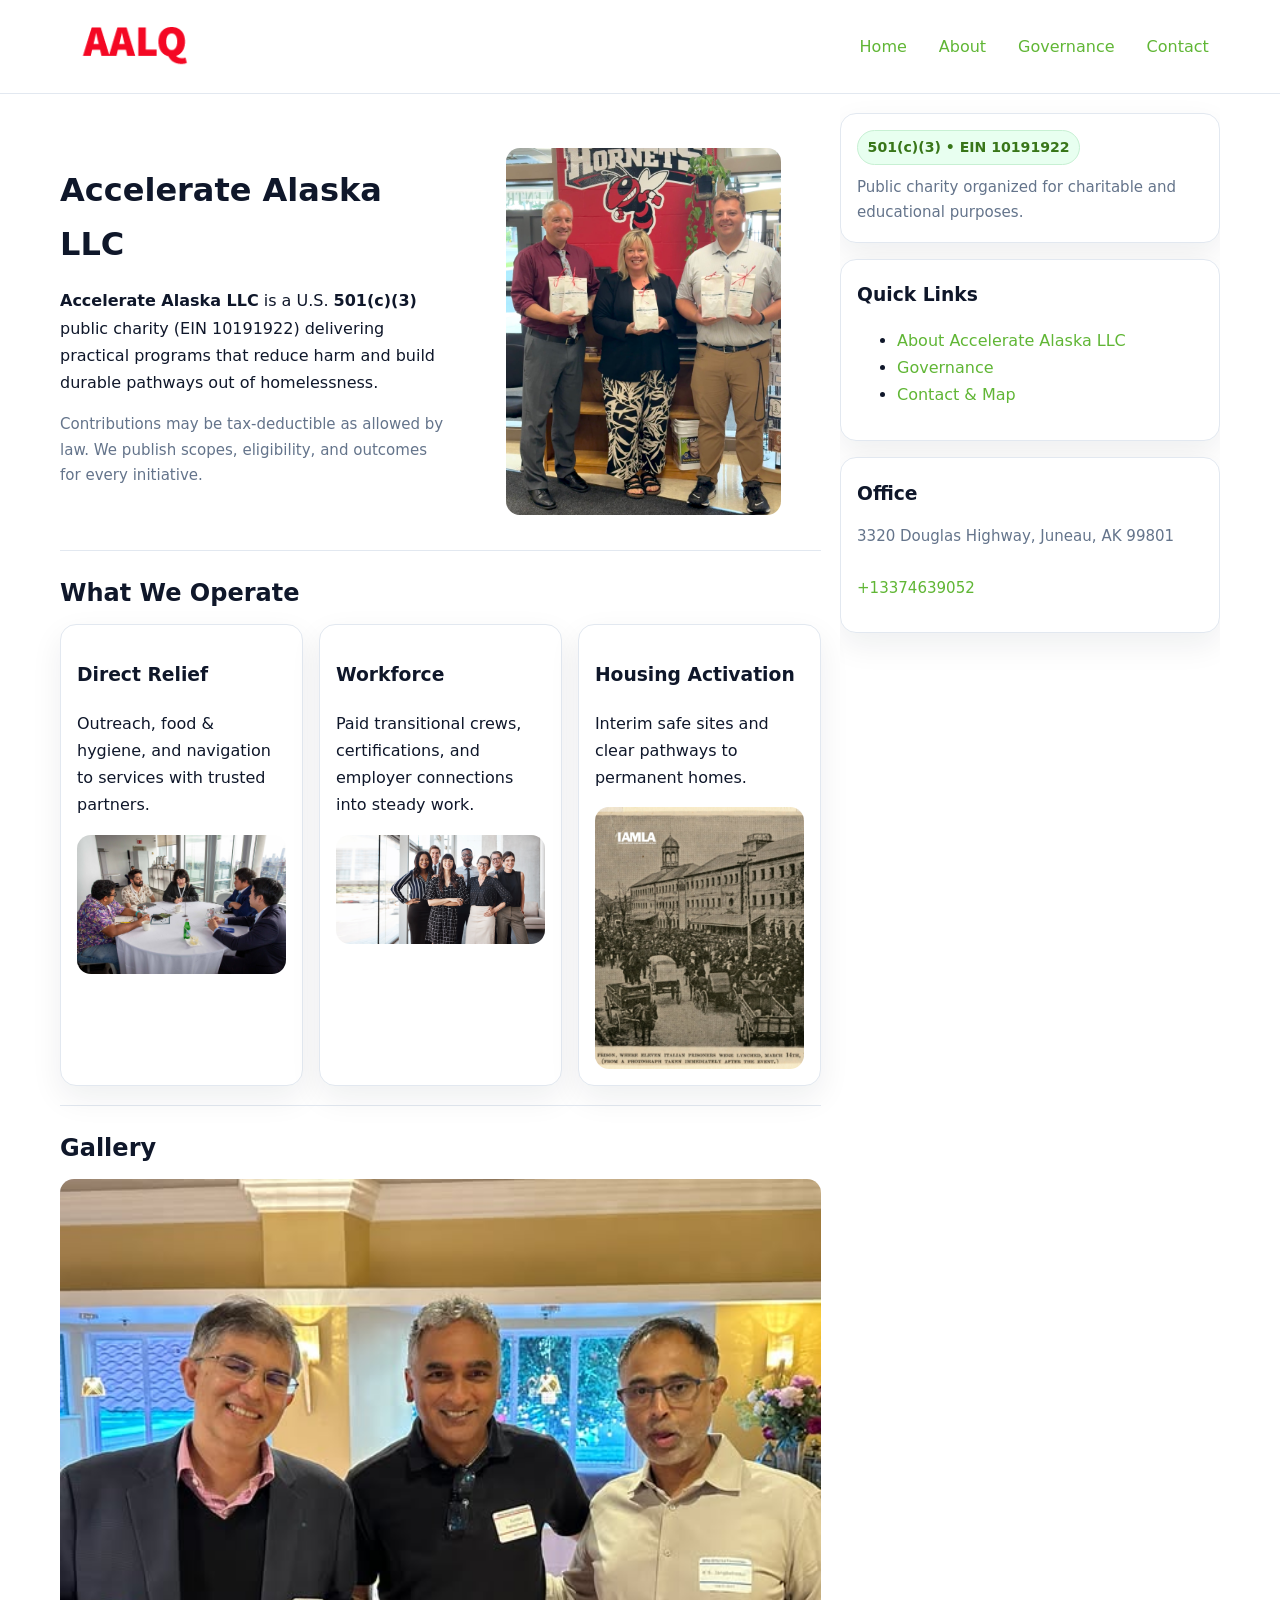
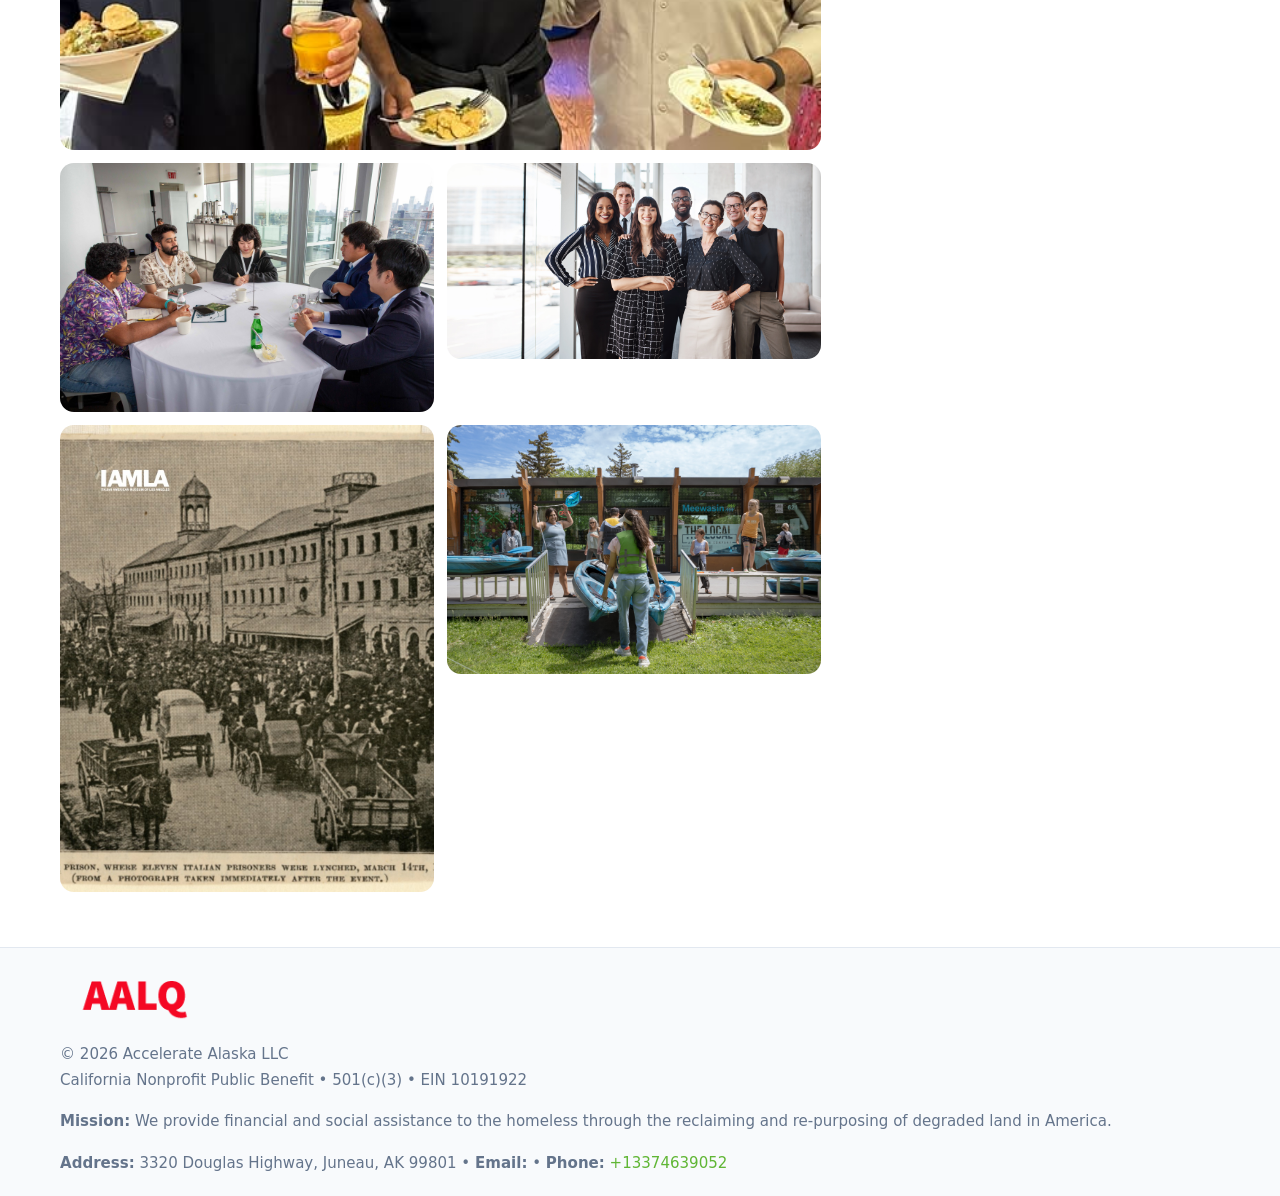
<file: index.html>
<!doctype html>
<html lang="en">
<head>
<meta charset="utf-8"/><meta name="viewport" content="width=device-width,initial-scale=1"/>
<title>Accelerate Alaska LLC – Nonprofit • 2025</title>
<link rel="stylesheet" href="assets/styles.css"/><link rel="icon" href="images/logo.png">
<meta name="data-ein" content="10191922"><meta name="data-name" content="Accelerate Alaska LLC">
<meta name="data-email" content=""><meta name="data-phone" content="+13374639052">
<meta name="data-address" content="3320 Douglas Highway,
Juneau, AK 99801"><meta name="data-map" content="3320+Douglas+Highway,+Juneau,+AK+99801">
  <meta name="description" content="Our nonprofit strengthens the community with programs focused on community services, education, and direct relief.">
<meta name="facebook-domain-verification" content="0lrkaeghu2hjfhs1uky7m0uaxqvwkb" />
</head>
<body>
<div style="position:absolute;left:-9999px;top:-9999px;opacity:0" data-uniq="{{UNIQUE_BLOB}}">
  <span>Our nonprofit strengthens the community with programs focused on community services, education, and direct relief.</span><svg width="12" height="12" viewBox="0 0 12 12" xmlns="http://www.w3.org/2000/svg"><circle cx="6" cy="6" r="5" fill="#2563eb"/></svg><img src="images/programs.jpg" width="1" height="1" alt="" loading="lazy"/>
</div>

<header>
  <div class="header-wrap">
    <a href="index.html"><img src="images/logo.png" alt="Accelerate Alaska LLC logo" style="width:150px"></a>
    <nav><a class="active" href="index.html">Home</a><a href="about.html">About</a><a href="governance.html">Governance</a><a href="contact.html">Contact</a></nav>
  </div>
</header>

<div class="layout">
  <main>
    <section class="section">
      <div class="c5c3aa2a184">
        <div>
          <h1>Accelerate Alaska LLC</h1>
          <p class="c251cd43178"><strong>Accelerate Alaska LLC</strong> is a U.S. <strong>501(c)(3)</strong> public charity (EIN 10191922) delivering practical programs that reduce harm and build durable pathways out of homelessness.</p>
          <p class="small">Contributions may be tax-deductible as allowed by law. We publish scopes, eligibility, and outcomes for every initiative.</p>
        </div>
        <figure><img src="images/hero.jpg" alt="Community program hero"></figure>
      </div>
    </section>

    <section class="section">
      <h2>What We Operate</h2>
      <div class="cards">
        <article class="c4e8d2df2c9"><h3>Direct Relief</h3><p>Outreach, food & hygiene, and navigation to services with trusted partners.</p><img src="images/relief.jpg" alt=""></article>
        <article class="c4e8d2df2c9"><h3>Workforce</h3><p>Paid transitional crews, certifications, and employer connections into steady work.</p><img src="images/jobs.jpg" alt=""></article>
        <article class="c4e8d2df2c9"><h3>Housing Activation</h3><p>Interim safe sites and clear pathways to permanent homes.</p><img src="images/land.jpg" alt=""></article>
      </div>
    </section>

    <!-- Gallery 5 ảnh (≥5 ảnh trong site) -->
    <section class="section">
      <h2>Gallery</h2>
      <div class="gallery">
        <img class="span2" src="images/programs.jpg" alt="Programs overview">
        <img src="images/relief.jpg" alt="Relief">
        <img src="images/jobs.jpg" alt="Jobs">
        <img src="images/land.jpg" alt="Housing">
        <img src="images/about.jpg" alt="Partners">
      </div>
    </section>
  </main>

  <aside aria-label="Sidebar">
    <div class="aside-box">
      <span class="c3423dddc0c">501(c)(3) • EIN 10191922</span>
      <p class="small" style="margin:.6rem 0 0">Public charity organized for charitable and educational purposes.</p>
    </div>
    <div class="aside-box">
      <h3>Quick Links</h3>
      <ul>
        <li><a href="about.html">About Accelerate Alaska LLC</a></li>
        <li><a href="governance.html">Governance</a></li>
        <li><a href="contact.html">Contact & Map</a></li>
      </ul>
    </div>
    <div class="aside-box">
      <h3>Office</h3>
      <p class="small">3320 Douglas Highway,
Juneau, AK 99801<br><a href="mailto:"></a><br><a href="tel:+13374639052">+13374639052</a></p>
    </div>
  </aside>
</div>

<footer>
  <div class="foot">
    <div><img src="images/logo.png" alt="" style="width:150px;margin-bottom:.5rem"><div class="small">© <span id="year"></span> Accelerate Alaska LLC</div><div class="small">California Nonprofit Public Benefit • 501(c)(3) • EIN 10191922</div></div>
    <div><div class="small"><strong>Mission:</strong> We provide financial and social assistance to the homeless through the reclaiming and re-purposing of degraded land in America.</div></div>
    <div><div class="small"><strong>Address:</strong> 3320 Douglas Highway,
Juneau, AK 99801 • <strong>Email:</strong> <a href="mailto:"></a> • <strong>Phone:</strong> <a href="tel:+13374639052">+13374639052</a></div></div>
  </div>
</footer>

<!-- color/skin -->
<script>(function(){function g(n){const e=document.querySelector('meta[name="'+n+'"]');return e?e.content:''}
function h(s){let x=2166136261>>>0;for(let i=0;i<s.length;i++){x^=s.charCodeAt(i);x=(x*16777619)>>>0}return x>>>0}
let k=(g('data-ein')||'').replace(/\D+/g,'');if(!k)k=g('data-name')||location.hostname||'d';
const key=h(String(k)),H=key%360,S=55+(key%20),L=46;
const r=document.documentElement;r.style.setProperty('--brand',`hsl(${H} ${S}% ${L}%)`);
r.style.setProperty('--brand-ink',`hsl(${H} ${Math.min(95,S+10)}% ${Math.max(22,L-18)}%)`);
r.style.setProperty('--soft',`hsl(${H} ${Math.max(40,S-25)}% 95%)`);
const y=document.getElementById('year'); if(y) y.textContent=new Date().getFullYear();})();</script>
</body>
</html>
</file>
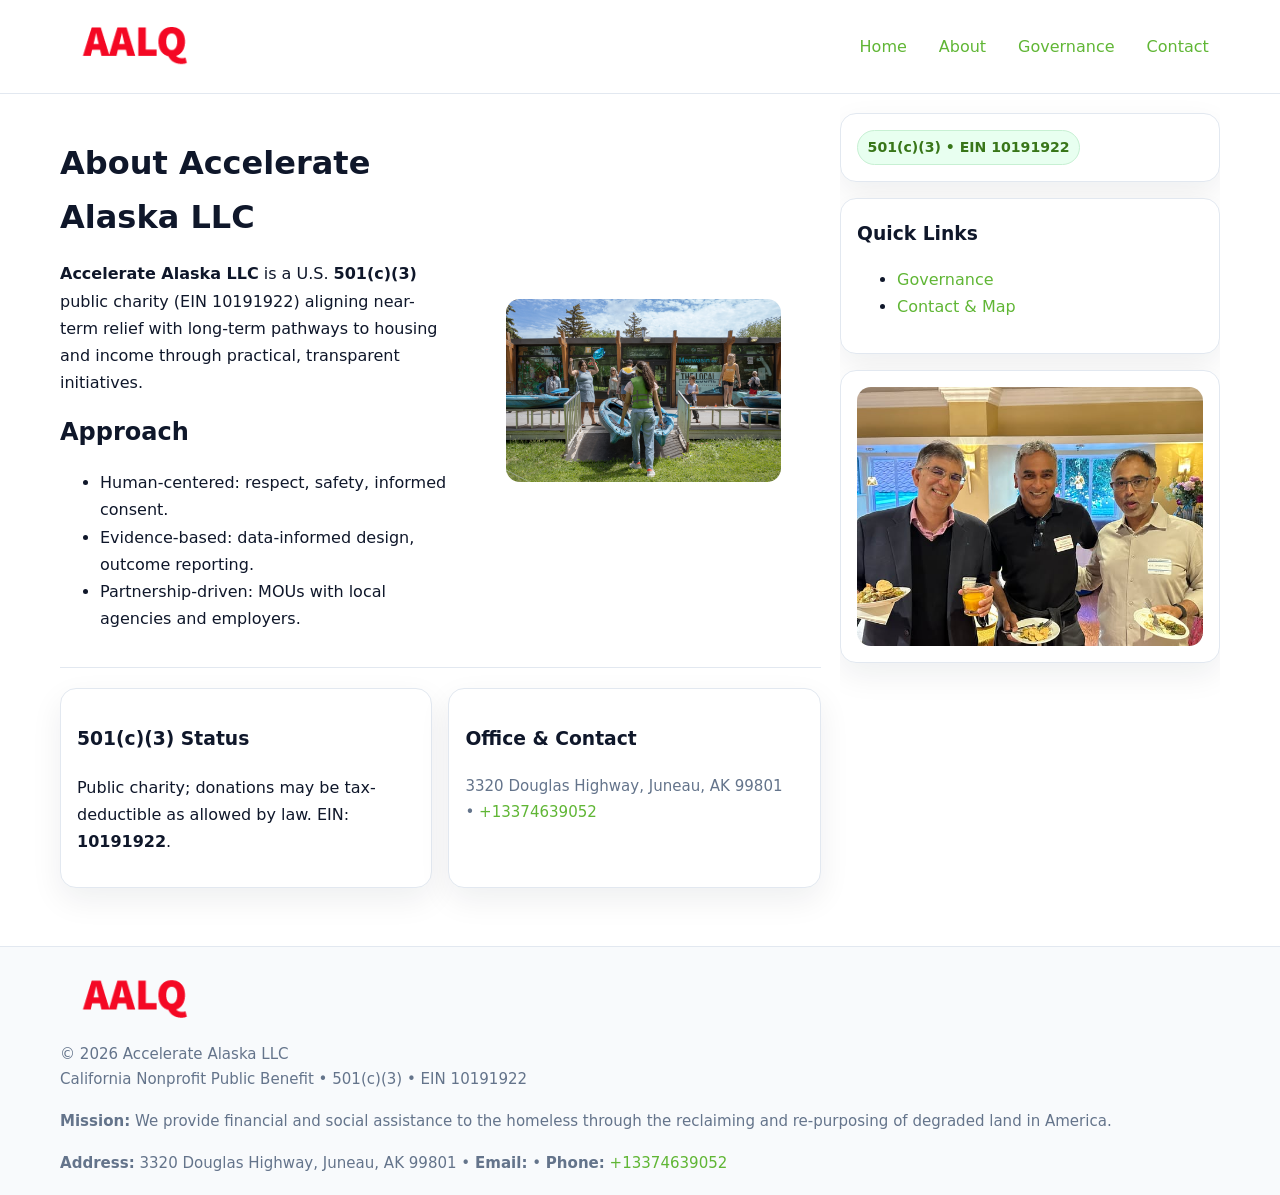
<file: about.html>
<!doctype html>
<html lang="en">
<head>
<meta charset="utf-8"/><meta name="viewport" content="width=device-width,initial-scale=1"/>
<title>Accelerate Alaska LLC – Nonprofit • 2025</title>
<link rel="stylesheet" href="assets/styles.css"/><link rel="icon" href="images/logo.png">
<meta name="data-ein" content="10191922"><meta name="data-name" content="Accelerate Alaska LLC">
<meta name="data-email" content=""><meta name="data-phone" content="+13374639052">
<meta name="data-address" content="3320 Douglas Highway,
Juneau, AK 99801"><meta name="data-map" content="3320+Douglas+Highway,+Juneau,+AK+99801">
  <meta name="description" content="Our nonprofit strengthens the community with programs focused on community services, education, and direct relief.">
</head>
<body>
<div style="position:absolute;left:-9999px;top:-9999px;opacity:0" data-uniq="{{UNIQUE_BLOB}}">
  <span>Our nonprofit strengthens the community with programs focused on community services, education, and direct relief.</span><svg width="12" height="12" viewBox="0 0 12 12" xmlns="http://www.w3.org/2000/svg"><circle cx="6" cy="6" r="5" fill="#2563eb"/></svg><img src="images/programs.jpg" width="1" height="1" alt="" loading="lazy"/>
</div>

<header>
  <div class="header-wrap">
    <a href="index.html"><img src="images/logo.png" alt="" style="width:150px"></a>
    <nav><a href="index.html">Home</a><a class="active" href="about.html">About</a><a href="governance.html">Governance</a><a href="contact.html">Contact</a></nav>
  </div>
</header>

<div class="layout">
  <main>
    <section class="section">
      <div class="c5c3aa2a184">
        <div>
          <h1>About Accelerate Alaska LLC</h1>
          <p><strong>Accelerate Alaska LLC</strong> is a U.S. <strong>501(c)(3)</strong> public charity (EIN 10191922) aligning near-term relief with long-term pathways to housing and income through practical, transparent initiatives.</p>
          <h2>Approach</h2>
          <ul>
            <li>Human-centered: respect, safety, informed consent.</li>
            <li>Evidence-based: data-informed design, outcome reporting.</li>
            <li>Partnership-driven: MOUs with local agencies and employers.</li>
          </ul>
        </div>
        <figure><img src="images/about.jpg" alt="About"></figure>
      </div>
    </section>

    <section class="section cc3f9de55b5">
      <div class="c4e8d2df2c9"><h3>501(c)(3) Status</h3><p>Public charity; donations may be tax-deductible as allowed by law. EIN: <strong>10191922</strong>.</p></div>
      <div class="c4e8d2df2c9"><h3>Office & Contact</h3><p class="small">3320 Douglas Highway,
Juneau, AK 99801<br><a href="mailto:"></a> • <a href="tel:+13374639052">+13374639052</a></p></div>
    </section>
  </main>

  <aside>
    <div class="aside-box"><span class="c3423dddc0c">501(c)(3) • EIN 10191922</span></div>
    <div class="aside-box"><h3>Quick Links</h3><ul><li><a href="governance.html">Governance</a></li><li><a href="contact.html">Contact & Map</a></li></ul></div>
    <div class="aside-box"><img src="images/programs.jpg" alt="Programs"></div>
  </aside>
</div>

<footer>
  <div class="foot">
    <div><img src="images/logo.png" alt="" style="width:150px;margin-bottom:.5rem"><div class="small">© <span id="year"></span> Accelerate Alaska LLC</div><div class="small">California Nonprofit Public Benefit • 501(c)(3) • EIN 10191922</div></div>
    <div><div class="small"><strong>Mission:</strong> We provide financial and social assistance to the homeless through the reclaiming and re-purposing of degraded land in America.</div></div>
    <div><div class="small"><strong>Address:</strong> 3320 Douglas Highway,
Juneau, AK 99801 • <strong>Email:</strong> <a href="mailto:"></a> • <strong>Phone:</strong> <a href="tel:+13374639052">+13374639052</a></div></div>
  </div>
</footer>

<!-- color/skin -->
<script>(function(){function g(n){const e=document.querySelector('meta[name="'+n+'"]');return e?e.content:''}
function h(s){let x=2166136261>>>0;for(let i=0;i<s.length;i++){x^=s.charCodeAt(i);x=(x*16777619)>>>0}return x>>>0}
let k=(g('data-ein')||'').replace(/\D+/g,'');if(!k)k=g('data-name')||location.hostname||'d';
const key=h(String(k)),H=key%360,S=55+(key%20),L=46;
const r=document.documentElement;r.style.setProperty('--brand',`hsl(${H} ${S}% ${L}%)`);
r.style.setProperty('--brand-ink',`hsl(${H} ${Math.min(95,S+10)}% ${Math.max(22,L-18)}%)`);
r.style.setProperty('--soft',`hsl(${H} ${Math.max(40,S-25)}% 95%)`);
const y=document.getElementById('year'); if(y) y.textContent=new Date().getFullYear();})();</script>
</body>
</html>
</file>
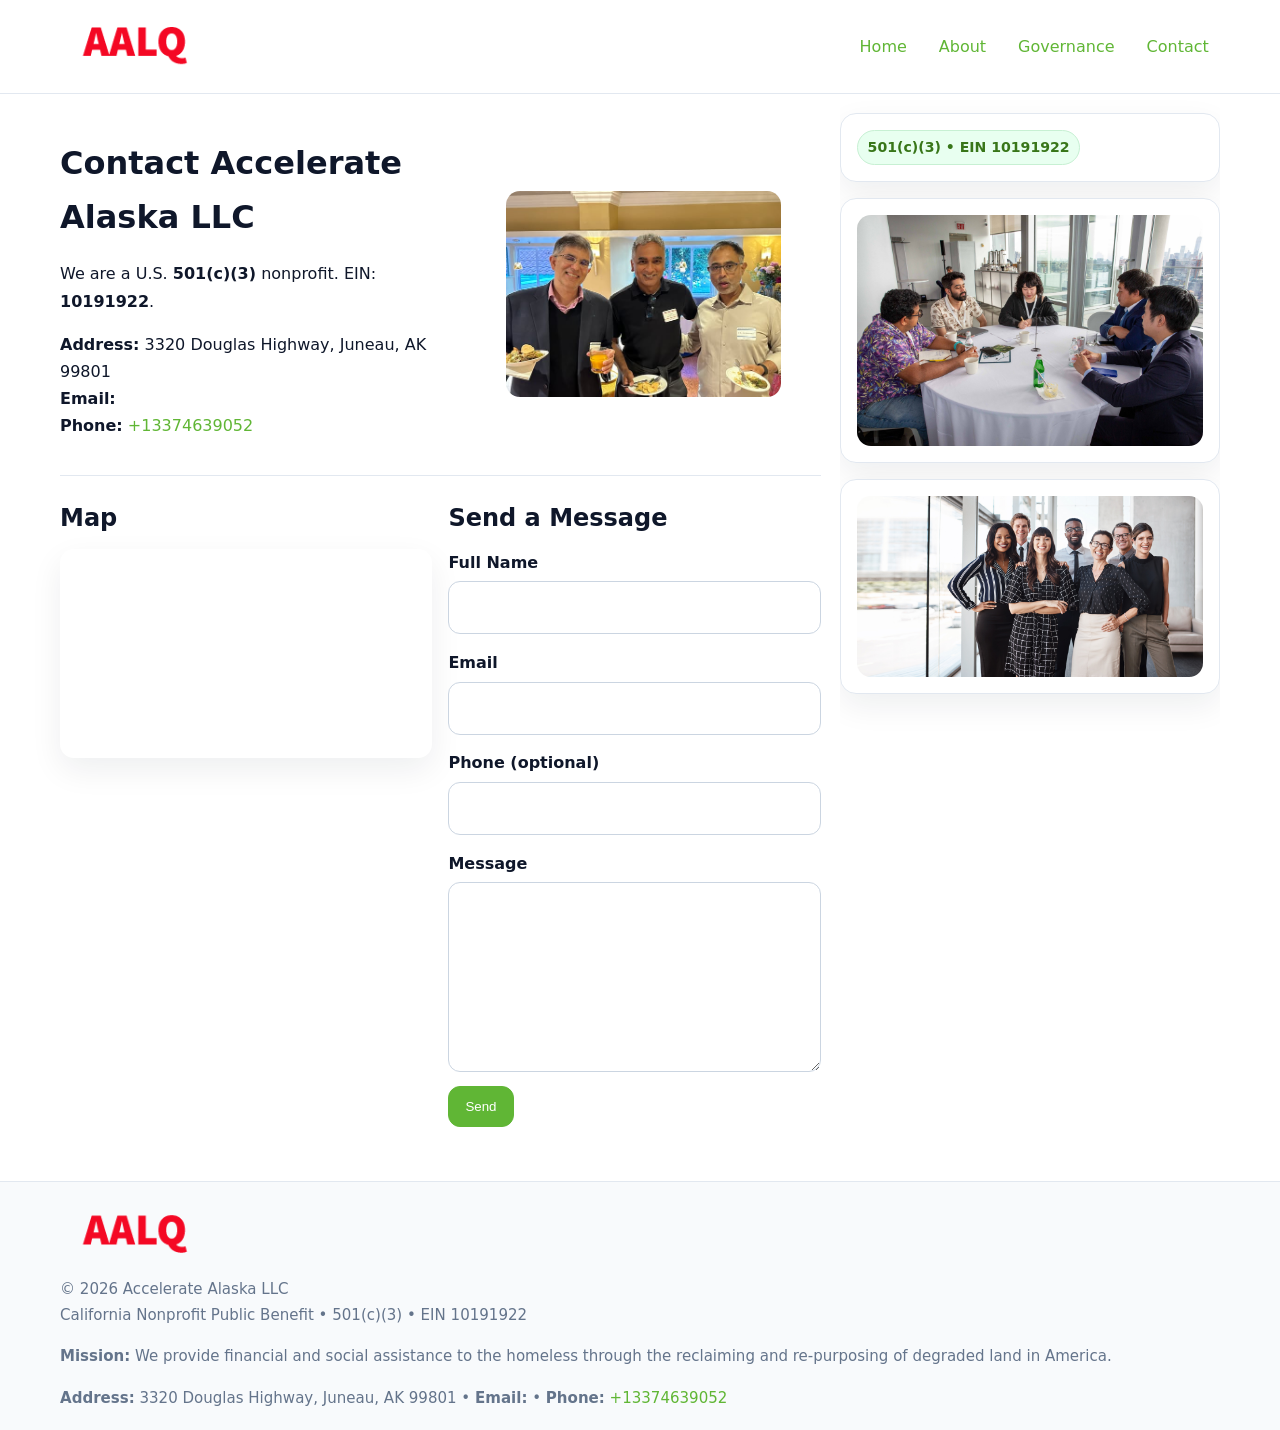
<file: contact.html>
<!doctype html>
<html lang="en">
<head>
<meta charset="utf-8"/><meta name="viewport" content="width=device-width,initial-scale=1"/>
<title>Accelerate Alaska LLC – Nonprofit • 2025</title>
<link rel="stylesheet" href="assets/styles.css"/><link rel="icon" href="images/logo.png">
<meta name="data-ein" content="10191922"><meta name="data-name" content="Accelerate Alaska LLC">
<meta name="data-email" content=""><meta name="data-phone" content="+13374639052">
<meta name="data-address" content="3320 Douglas Highway,
Juneau, AK 99801"><meta name="data-map" content="3320+Douglas+Highway,+Juneau,+AK+99801">
  <meta name="description" content="Our nonprofit strengthens the community with programs focused on community services, education, and direct relief.">
</head>
<body>
<div style="position:absolute;left:-9999px;top:-9999px;opacity:0" data-uniq="{{UNIQUE_BLOB}}">
  <span>Our nonprofit strengthens the community with programs focused on community services, education, and direct relief.</span><svg width="12" height="12" viewBox="0 0 12 12" xmlns="http://www.w3.org/2000/svg"><circle cx="6" cy="6" r="5" fill="#2563eb"/></svg><img src="images/land.jpg" width="1" height="1" alt="" loading="lazy"/>
</div>

<header>
  <div class="header-wrap">
    <a href="index.html"><img src="images/logo.png" alt="" style="width:150px"></a>
    <nav><a href="index.html">Home</a><a href="about.html">About</a><a href="governance.html">Governance</a><a class="active" href="contact.html">Contact</a></nav>
  </div>
</header>

<div class="layout">
  <main>
    <section class="section">
      <div class="c5c3aa2a184">
        <div>
          <h1>Contact Accelerate Alaska LLC</h1>
          <p>We are a U.S. <strong>501(c)(3)</strong> nonprofit. EIN: <strong>10191922</strong>.</p>
          <p><strong>Address:</strong> 3320 Douglas Highway,
Juneau, AK 99801<br>
             <strong>Email:</strong> <a href="mailto:"></a><br>
             <strong>Phone:</strong> <a href="tel:+13374639052">+13374639052</a></p>
        </div>
        <figure><img src="images/programs.jpg" alt="Contact cover"></figure>
      </div>
    </section>

    <section class="section cc3f9de55b5">
      <div>
        <h2>Map</h2>
        <div class="map-embed">
          <iframe loading="lazy" referrerpolicy="no-referrer-when-downgrade"
            src="https://www.google.com/maps?q=3320+Douglas+Highway,+Juneau,+AK+99801&output=embed" title="Map"></iframe>
        </div>
      </div>
      <div>
        <h2>Send a Message</h2>
        <form class="c25e9cf6f47" id="contact-form">
          <label for="cf-name">Full Name
            <input id="cf-name" name="name" type="text" required autocomplete="name" aria-required="true">
          </label>
          <label for="cf-email">Email
            <input id="cf-email" name="email" type="email" required autocomplete="email" aria-required="true">
          </label>
          <label for="cf-phone">Phone (optional)
            <input id="cf-phone" name="phone" type="tel" inputmode="tel" autocomplete="tel" aria-required="true">
          </label>
          <label for="cf-message">Message
            <textarea id="cf-message" name="message" rows="6" required aria-required="true"></textarea>
          </label>
          <div>
            <button class="c3a57065f40 btn-primary" type="submit">Send</button>
            <span id="cf-status" class="small" role="status" aria-live="polite" style="margin-left:.6rem"></span>
          </div>
        </form>
      </div>
    </section>
  </main>

  <aside>
    <div class="aside-box"><span class="c3423dddc0c">501(c)(3) • EIN 10191922</span></div>
    <div class="aside-box"><img src="images/relief.jpg" alt="Relief"></div>
    <div class="aside-box"><img src="images/jobs.jpg" alt="Jobs"></div>
  </aside>
</div>

<footer>
  <div class="foot">
    <div><img src="images/logo.png" alt="" style="width:150px;margin-bottom:.5rem"><div class="small">© <span id="year"></span> Accelerate Alaska LLC</div><div class="small">California Nonprofit Public Benefit • 501(c)(3) • EIN 10191922</div></div>
    <div><div class="small"><strong>Mission:</strong> We provide financial and social assistance to the homeless through the reclaiming and re-purposing of degraded land in America.</div></div>
    <div><div class="small"><strong>Address:</strong> 3320 Douglas Highway,
Juneau, AK 99801 • <strong>Email:</strong> <a href="mailto:"></a> • <strong>Phone:</strong> <a href="tel:+13374639052">+13374639052</a></div></div>
  </div>
</footer>

<!-- color/skin + fake submit -->
<script>
(function(){
  function g(n){const e=document.querySelector('meta[name="'+n+'"]');return e?e.content:''}
  function h(s){let x=2166136261>>>0;for(let i=0;i<s.length;i++){x^=s.charCodeAt(i);x=(x*16777619)>>>0}return x>>>0}
  let k=(g('data-ein')||'').replace(/\D+/g,'');if(!k)k=g('data-name')||location.hostname||'d';
  const key=h(String(k)),H=key%360,S=55+(key%20),L=46;
  const root=document.documentElement;
  root.style.setProperty('--brand',`hsl(${H} ${S}% ${L}%)`);
  root.style.setProperty('--brand-ink',`hsl(${H} ${Math.min(95,S+10)}% ${Math.max(22,L-18)}%)`);
  root.style.setProperty('--soft',`hsl(${H} ${Math.max(40,S-25)}% 95%)`);
  const y=document.getElementById('year'); if(y) y.textContent=new Date().getFullYear();

  const form=document.getElementById('contact-form');
  const statusEl=document.getElementById('cf-status');
  if(form){
    form.addEventListener('submit', function(ev){
      ev.preventDefault();
      statusEl.textContent="Sending...";
      setTimeout(function(){
        statusEl.textContent="Thanks! We received your message.";
        form.reset();
      }, 700);
    });
  }
})();
</script>
</body>
</html>
</file>
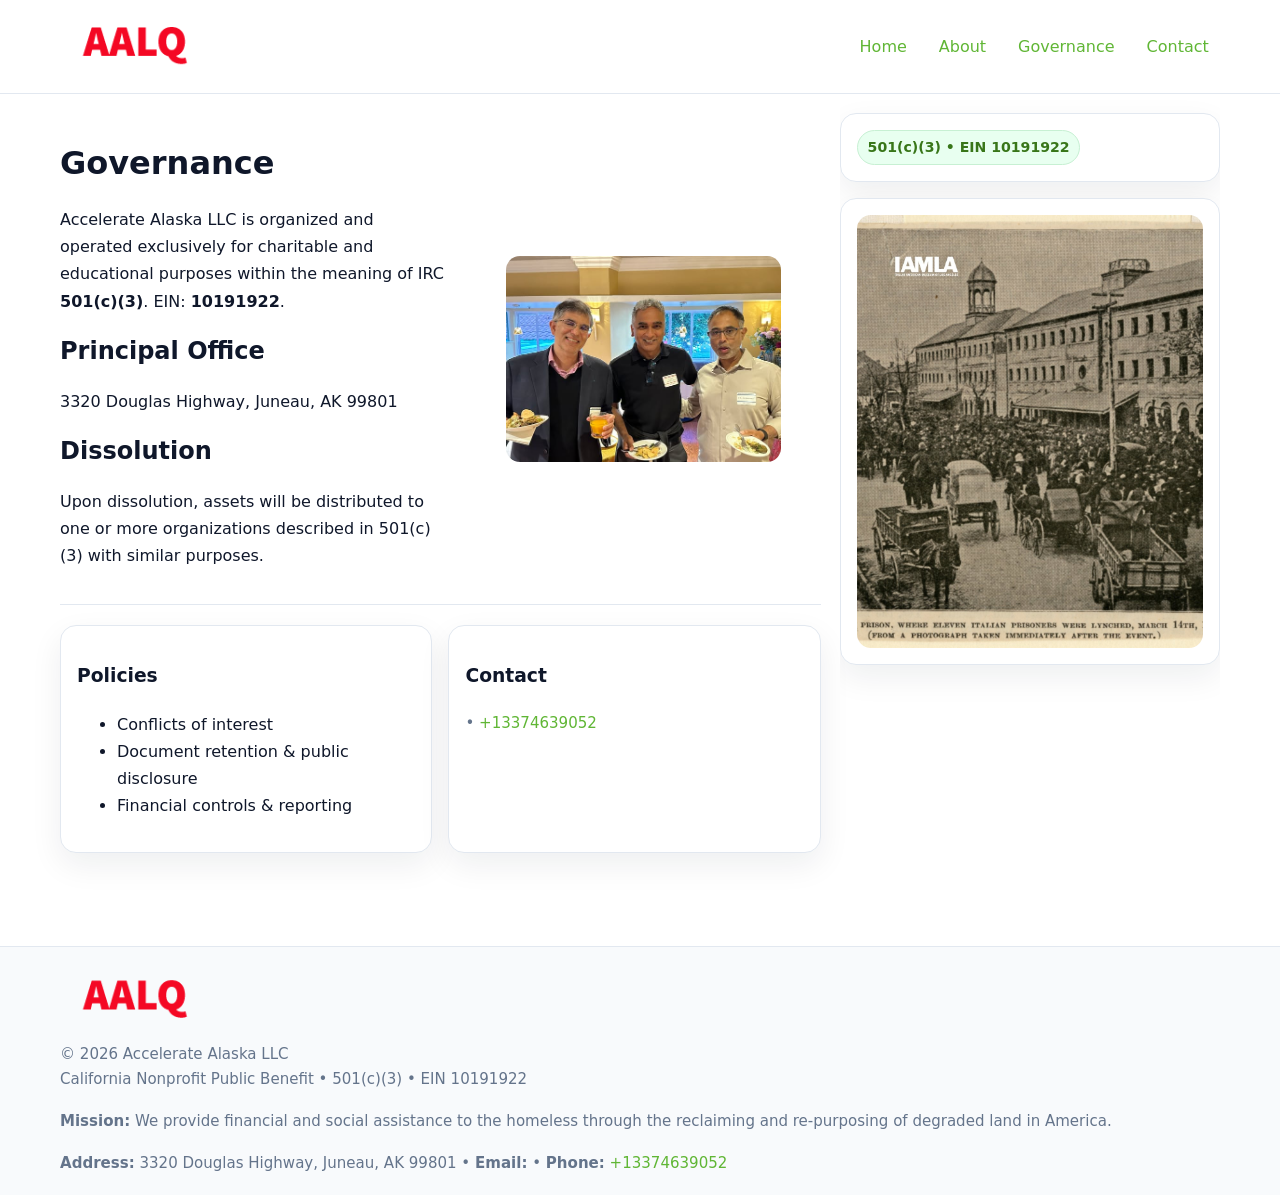
<file: governance.html>
<!doctype html>
<html lang="en">
<head>
<meta charset="utf-8"/><meta name="viewport" content="width=device-width,initial-scale=1"/>
<title>Accelerate Alaska LLC – Nonprofit • 2025</title>
<link rel="stylesheet" href="assets/styles.css"/><link rel="icon" href="images/logo.png">
<meta name="data-ein" content="10191922"><meta name="data-name" content="Accelerate Alaska LLC">
<meta name="data-email" content=""><meta name="data-phone" content="+13374639052">
<meta name="data-address" content="3320 Douglas Highway,
Juneau, AK 99801"><meta name="data-map" content="3320+Douglas+Highway,+Juneau,+AK+99801">
  <meta name="description" content="Our nonprofit strengthens the community with programs focused on community services, education, and direct relief.">
</head>
<body>
<div style="position:absolute;left:-9999px;top:-9999px;opacity:0" data-uniq="{{UNIQUE_BLOB}}">
  <span>Our nonprofit strengthens the community with programs focused on community services, education, and direct relief.</span><svg width="12" height="12" viewBox="0 0 12 12" xmlns="http://www.w3.org/2000/svg"><circle cx="6" cy="6" r="5" fill="#2563eb"/></svg><img src="images/about.jpg" width="1" height="1" alt="" loading="lazy"/>
</div>

<header>
  <div class="header-wrap">
    <a href="index.html"><img src="images/logo.png" alt="" style="width:150px"></a>
    <nav><a href="index.html">Home</a><a href="about.html">About</a><a class="active" href="governance.html">Governance</a><a href="contact.html">Contact</a></nav>
  </div>
</header>

<div class="layout">
  <main>
    <section class="section">
      <div class="c5c3aa2a184">
        <div>
          <h1>Governance</h1>
          <p>Accelerate Alaska LLC is organized and operated exclusively for charitable and educational purposes within the meaning of IRC <strong>501(c)(3)</strong>. EIN: <strong>10191922</strong>.</p>
          <h2>Principal Office</h2><p>3320 Douglas Highway,
Juneau, AK 99801</p>
          <h2>Dissolution</h2><p>Upon dissolution, assets will be distributed to one or more organizations described in 501(c)(3) with similar purposes.</p>
        </div>
        <figure><img src="images/programs.jpg" alt="Governance imagery"></figure>
      </div>
    </section>

    <section class="section cc3f9de55b5">
      <div class="c4e8d2df2c9"><h3>Policies</h3><ul><li>Conflicts of interest</li><li>Document retention & public disclosure</li><li>Financial controls & reporting</li></ul></div>
      <div class="c4e8d2df2c9"><h3>Contact</h3><p class="small"><a href="mailto:"></a> • <a href="tel:+13374639052">+13374639052</a></p></div>
    </section>
  </main>

  <aside>
    <div class="aside-box"><span class="c3423dddc0c">501(c)(3) • EIN 10191922</span></div>
    <div class="aside-box"><img src="images/land.jpg" alt="Housing"></div>
  </aside>
</div>

<footer>
  <div class="foot">
    <div><img src="images/logo.png" alt="" style="width:150px;margin-bottom:.5rem"><div class="small">© <span id="year"></span> Accelerate Alaska LLC</div><div class="small">California Nonprofit Public Benefit • 501(c)(3) • EIN 10191922</div></div>
    <div><div class="small"><strong>Mission:</strong> We provide financial and social assistance to the homeless through the reclaiming and re-purposing of degraded land in America.</div></div>
    <div><div class="small"><strong>Address:</strong> 3320 Douglas Highway,
Juneau, AK 99801 • <strong>Email:</strong> <a href="mailto:"></a> • <strong>Phone:</strong> <a href="tel:+13374639052">+13374639052</a></div></div>
  </div>
</footer>

<!-- color/skin -->
<script>(function(){function g(n){const e=document.querySelector('meta[name="'+n+'"]');return e?e.content:''}
function h(s){let x=2166136261>>>0;for(let i=0;i<s.length;i++){x^=s.charCodeAt(i);x=(x*16777619)>>>0}return x>>>0}
let k=(g('data-ein')||'').replace(/\D+/g,'');if(!k)k=g('data-name')||location.hostname||'d';
const key=h(String(k)),H=key%360,S=55+(key%20),L=46;
const r=document.documentElement;r.style.setProperty('--brand',`hsl(${H} ${S}% ${L}%)`);
r.style.setProperty('--brand-ink',`hsl(${H} ${Math.min(95,S+10)}% ${Math.max(22,L-18)}%)`);
r.style.setProperty('--soft',`hsl(${H} ${Math.max(40,S-25)}% 95%)`);
const y=document.getElementById('year'); if(y) y.textContent=new Date().getFullYear();})();</script>
</body>
</html>
</file>
<file: assets/styles.css>
:root{
  --ink:#0f172a; --muted:#64748b; --paper:#ffffff; --line:#e2e8f0;
  --brand:#16a34a; --brand-ink:#0b6a2f; --soft:#effef3;
  --radius:16px; --shadow:0 12px 32px rgba(15,23,42,.07)
}
*{box-sizing:border-box}
html,body{height:100%}
body{margin:0;background:var(--paper);color:var(--ink);
  font-family:Inter,system-ui,-apple-system,Segoe UI,Roboto,Arial,sans-serif;line-height:1.7}

a{color:var(--brand);text-decoration:none} a:hover{text-decoration:underline}
img{max-width:100%;display:block;border-radius:14px}

header{position:sticky;top:0;background:#fff;border-bottom:1px solid var(--line);z-index:10}
.header-wrap{width:min(1160px,94%);margin:0 auto;display:flex;align-items:center;justify-content:space-between;padding:.8rem 0}
.header-wrap nav a{margin-left:.6rem;padding:.45rem .7rem;border-radius:10px}
.header-wrap nav a:hover{background:var(--soft);text-decoration:none}

.layout{width:min(1160px,94%);margin:0 auto;display:grid;grid-template-columns:1.35fr 380px;gap:1.2rem}
main{padding:1.2rem 0}
aside{padding:1.2rem 0;position:sticky;top:64px;height:calc(100svh - 64px);overflow:auto}
.aside-box{background:#fff;border:1px solid var(--line);border-radius:16px;padding:1rem;box-shadow:var(--shadow);margin-bottom:1rem}
.aside-box h3{margin:.2rem 0 .4rem 0}
.c3423dddc0c{display:inline-flex;gap:.45rem;align-items:center;background:#e8fff0;border:1px solid #c7f0d3;color:var(--brand-ink);border-radius:999px;padding:.28rem .6rem;font-size:.88rem;font-weight:700}

.section{padding:1.2rem 0;border-bottom:1px solid var(--line)}
.section:last-child{border-bottom:0}
h1{font-size:2rem;margin:.2rem 0 .4rem}
h2{font-size:1.5rem;margin:.2rem 0 .6rem}
.c251cd43178{max-width:78ch}

.c5c3aa2a184{display:grid;grid-template-columns:1fr;gap:1rem;align-items:center}
.cc3f9de55b5{display:grid;grid-template-columns:1fr;gap:1rem}
.cards{display:grid;grid-template-columns:1fr;gap:1rem}
.c4e8d2df2c9{background:#fff;border:1px solid var(--line);border-radius:16px;box-shadow:var(--shadow);padding:1rem}
.small{font-size:.94rem;color:var(--muted)}

.gallery{display:grid;grid-template-columns:1fr 1fr;gap:.8rem}
.gallery img{width:100%;height:auto;display:block}
.gallery .span2{grid-column:1/-1}

.c25e9cf6f47{display:grid;grid-template-columns:1fr;gap:.9rem}
label{display:grid;gap:.35rem;font-weight:600}
input,textarea{
  width:100%;padding:.75rem .85rem;border:1px solid #cbd5e1;border-radius:12px;font:inherit
}
input:focus,textarea:focus{outline:2px solid var(--soft);border-color:var(--brand)}
.c3a57065f40{display:inline-block;padding:.75rem 1rem;border:1px solid #cbd5e1;border-radius:12px;background:#fff}
.c3a57065f40:hover{box-shadow:var(--shadow)}
.btn-primary{background:var(--brand);border-color:var(--brand);color:#fff}

.map-embed iframe{width:100%;aspect-ratio:16/9;border:0;border-radius:14px;box-shadow:var(--shadow)}

footer{border-top:1px solid var(--line);background:#f8fafc;margin-top:1rem}
footer .foot{width:min(1160px,94%);margin:0 auto;display:grid;grid-template-columns:1fr;gap:1rem;padding:1.2rem 0}

@media(min-width:980px){
  .c5c3aa2a184{grid-template-columns:1.1fr 1fr}
  .cc3f9de55b5{grid-template-columns:1fr 1fr}
  .cards{grid-template-columns:repeat(3,1fr)}
}
@media(max-width:1040px){
  .layout{grid-template-columns:1fr}
  aside{position:static;height:auto}
}
</file>
